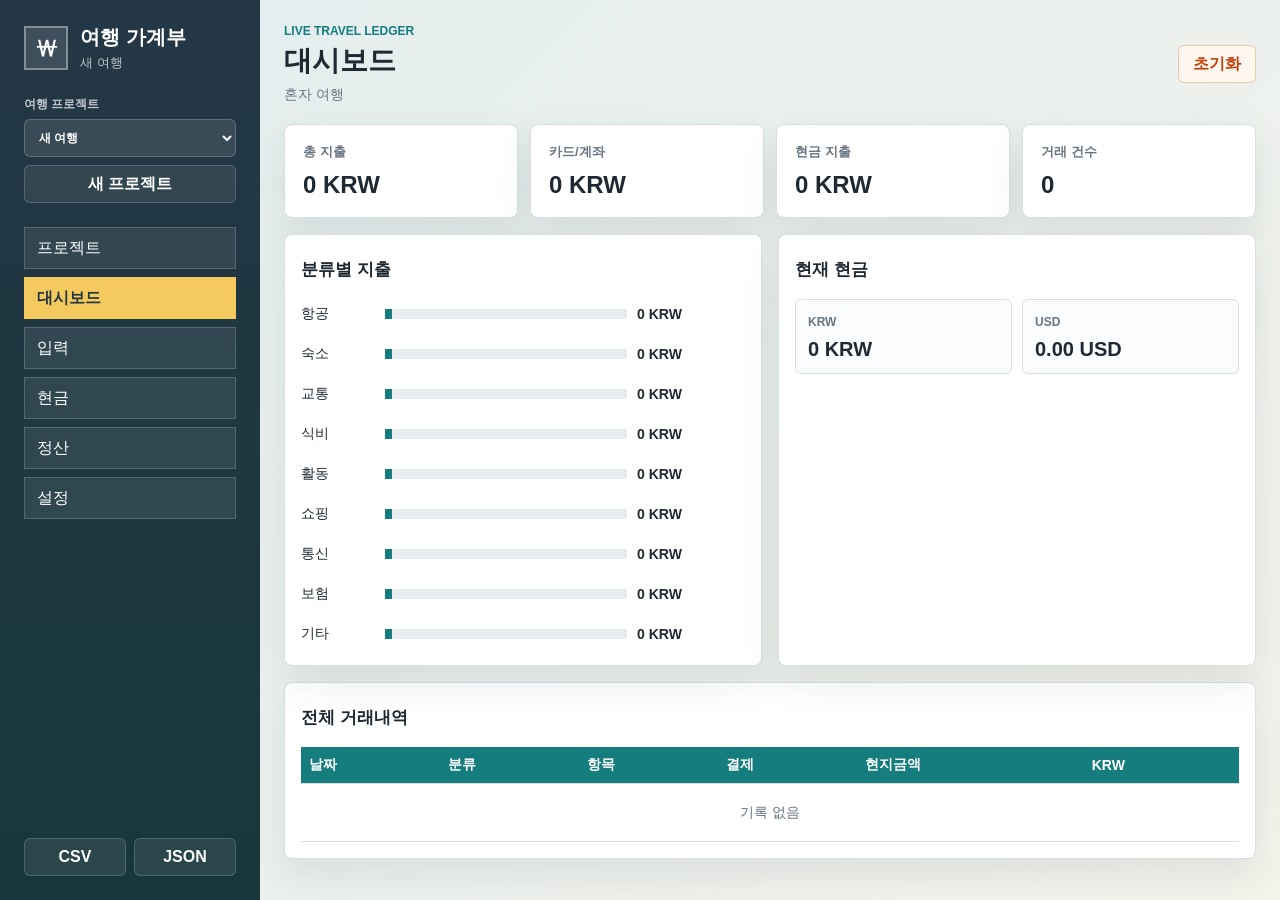
<file: index.html>
<!doctype html>
<html lang="ko">
  <head>
    <meta charset="utf-8" />
    <meta name="viewport" content="width=device-width, initial-scale=1" />
    <title>여행 가계부</title>
    <meta name="theme-color" content="#243746" />
    <meta name="apple-mobile-web-app-capable" content="yes" />
    <meta name="apple-mobile-web-app-title" content="여행 가계부" />
    <meta name="apple-mobile-web-app-status-bar-style" content="black-translucent" />
    <link rel="manifest" href="manifest.webmanifest?v=20260619-sms-import" />
    <link rel="icon" href="icons/icon.svg" type="image/svg+xml" />
    <link rel="apple-touch-icon" href="icons/icon.svg" />
    <link rel="stylesheet" href="styles.css?v=20260619-sms-import" />
  </head>
  <body>
    <div class="app-shell">
      <aside class="sidebar" aria-label="앱 탐색">
        <div class="brand">
          <div class="brand-mark" aria-hidden="true">₩</div>
          <div>
            <h1>여행 가계부</h1>
            <p id="tripNameLabel">Trip Wallet</p>
          </div>
          <button id="toggleChromeButton" class="ghost-button compact-toggle" type="button">추가 메뉴</button>
        </div>
        <div class="project-switcher">
          <label>
            여행 프로젝트
            <select id="projectSelect"></select>
          </label>
          <button id="newProjectButton" class="ghost-button" type="button">새 프로젝트</button>
        </div>
        <nav class="nav-tabs" aria-label="화면">
          <button class="nav-tab" data-view="projects" type="button">프로젝트</button>
          <button class="nav-tab active" data-view="dashboard" type="button">대시보드</button>
          <button class="nav-tab" data-view="entry" type="button">입력</button>
          <button class="nav-tab" data-view="cash" type="button">현금</button>
          <button class="nav-tab" data-view="settlement" type="button">정산</button>
          <button class="nav-tab" data-view="settings" type="button">설정</button>
        </nav>
        <div class="sidebar-actions">
          <button id="exportCsvButton" class="ghost-button" type="button">CSV</button>
          <button id="exportJsonButton" class="ghost-button" type="button">JSON</button>
        </div>
      </aside>

      <main class="workspace">
        <section class="topbar">
          <div>
            <p class="eyebrow">Live travel ledger</p>
            <h2 id="viewTitle">대시보드</h2>
            <p id="tripMetaLabel" class="trip-meta"></p>
          </div>
          <div class="topbar-actions">
            <button id="clearButton" class="danger-button" type="button">초기화</button>
          </div>
        </section>

        <section id="projectsView" class="view">
          <section class="panel">
            <div class="panel-header">
              <h3>여행 프로젝트</h3>
              <button id="newProjectButtonMain" class="primary-button" type="button">새 프로젝트</button>
            </div>
            <div id="projectCards" class="project-grid"></div>
          </section>
        </section>

        <section id="dashboardView" class="view active">
          <div class="kpi-grid">
            <article class="metric">
              <span>총 지출</span>
              <strong id="totalExpense">0 KRW</strong>
            </article>
            <article class="metric">
              <span>카드/계좌</span>
              <strong id="cardExpense">0 KRW</strong>
            </article>
            <article class="metric">
              <span>현금 지출</span>
              <strong id="cashExpense">0 KRW</strong>
            </article>
            <article class="metric">
              <span>거래 건수</span>
              <strong id="transactionCount">0</strong>
            </article>
          </div>

          <div class="dashboard-layout">
            <section class="panel">
              <div class="panel-header">
                <h3>분류별 지출</h3>
              </div>
              <div id="categoryBars" class="bar-list"></div>
            </section>
            <section class="panel">
              <div class="panel-header">
                <h3>현재 현금</h3>
              </div>
              <div id="walletCards" class="wallet-grid"></div>
            </section>
          </div>

          <section class="panel">
            <div class="panel-header">
              <h3>전체 거래내역</h3>
              <span id="lastUpdated" class="muted"></span>
            </div>
            <div class="table-wrap">
              <table>
                <thead>
                  <tr>
                    <th>날짜</th>
                    <th>분류</th>
                    <th>항목</th>
                    <th>결제</th>
                    <th>현지금액</th>
                    <th>KRW</th>
                  </tr>
                </thead>
                <tbody id="recentRows"></tbody>
              </table>
            </div>
          </section>
        </section>

        <section id="entryView" class="view">
          <form id="transactionForm" class="entry-grid">
            <input type="hidden" id="editingId" />
            <div class="form-hint entry-advanced">
              인출은 지갑 현금 증가로 반영됩니다. 이중환전은 빠져나간 통화를 `환전출금`, 받은 통화를 `환전입금`으로 이어서 기록하면 FIFO 원가가 다음 통화로 넘어갑니다.
            </div>
            <label>
              날짜
              <input id="dateInput" type="date" required />
            </label>
            <label>
              거래유형
              <select id="typeInput"></select>
            </label>
            <label>
              분류
              <select id="categoryInput"></select>
            </label>
            <label class="wide">
              항목
              <input id="itemInput" type="text" required />
            </label>
            <label>
              통화
              <select id="currencyInput"></select>
            </label>
            <label>
              현지 금액
              <input id="amountInput" type="number" min="0" step="0.01" required />
            </label>
            <label>
              결제수단
              <select id="methodInput"></select>
            </label>
            <label id="payerField" class="group-only">
              결제자
              <select id="payerInput"></select>
            </label>
            <label class="entry-advanced">
              실제 지출액(KRW)
              <input id="krwInput" type="number" min="0" step="1" />
            </label>
            <label class="entry-advanced">
              적용환율
              <input id="exchangeRateInput" type="number" min="0" step="0.0001" placeholder="1 현지통화 = KRW" />
            </label>
            <label class="wide entry-advanced">
              비고
              <input id="noteInput" type="text" />
            </label>
            <fieldset id="weightsField" class="weights-box group-only entry-advanced">
              <legend>사용 가중치</legend>
              <div id="weightInputs" class="weights-grid"></div>
            </fieldset>
            <div class="form-actions">
              <button class="secondary-button" id="toggleAdvancedButton" type="button">상세 입력</button>
              <button class="secondary-button" id="cancelEditButton" type="button">취소</button>
              <button class="primary-button" type="submit">저장</button>
            </div>
          </form>

          <section class="panel sms-import-panel">
            <div class="panel-header">
              <h3>카드 문자 가져오기</h3>
              <button id="importSmsButton" class="secondary-button" type="button">가져오기</button>
            </div>
            <textarea
              id="smsImportText"
              class="sms-import-text"
              rows="6"
              placeholder="[카드사] 승인 12,300원 06/19 14:22 스타벅스&#10;문자를 하나 또는 여러 개 복사해서 붙여넣으면 카드 지출로 추가됩니다."
            ></textarea>
            <p id="smsImportResult" class="muted sms-import-result"></p>
          </section>

          <section class="panel">
            <div class="panel-header">
              <h3>거래 내역</h3>
              <div class="filter-row">
                <select id="filterCategory"></select>
                <select id="filterMethod"></select>
              </div>
            </div>
            <div class="table-wrap">
              <table>
                <thead>
                  <tr>
                    <th>날짜</th>
                    <th>유형</th>
                    <th>분류</th>
                    <th>항목</th>
                    <th class="group-only">결제자</th>
                    <th class="group-only">사용자</th>
                    <th>결제수단</th>
                    <th>현지금액</th>
                    <th>적용환율</th>
                    <th>KRW</th>
                    <th></th>
                  </tr>
                </thead>
                <tbody id="transactionRows"></tbody>
              </table>
            </div>
          </section>
        </section>

        <section id="cashView" class="view">
          <div class="dashboard-layout">
            <section class="panel">
              <div class="panel-header">
                <h3>통화별 잔액</h3>
              </div>
              <div id="cashBalanceRows" class="cash-list"></div>
            </section>
            <section class="panel">
              <div class="panel-header">
                <h3>일자별 현금</h3>
                <input id="cashDateInput" type="date" />
              </div>
              <div id="dailyCashRows" class="cash-list"></div>
            </section>
          </div>
        </section>

        <section id="settlementView" class="view">
          <section class="panel">
            <div class="panel-header">
              <h3>개인별 정산</h3>
            </div>
            <div id="settlementRows" class="settlement-list"></div>
          </section>
        </section>

        <section id="settingsView" class="view">
          <div class="settings-grid">
            <section class="panel">
              <div class="panel-header">
                <h3>여행</h3>
              </div>
              <label>
                여행명
                <input id="tripNameInput" type="text" />
              </label>
              <label>
                여행지역(복수 가능)
                <input id="tripRegionsInput" type="text" placeholder="예: 콜롬비아, 파나마, 미국" />
              </label>
              <div class="two-col">
                <label>
                  시작일
                  <input id="tripStartInput" type="date" />
                </label>
                <label>
                  종료일
                  <input id="tripEndInput" type="date" />
                </label>
              </div>
              <label>
                정산 기준 통화
                <input id="homeCurrencyInput" type="text" maxlength="3" />
              </label>
              <div class="two-col">
                <label>
                  여행형태
                  <select id="travelModeInput">
                    <option value="solo">혼자</option>
                    <option value="group">동행 있음</option>
                  </select>
                </label>
                <label id="participantCountField" class="group-only">
                  인원수
                  <input id="participantCountInput" type="number" min="1" max="20" />
                </label>
              </div>
              <button id="saveTripButton" class="primary-button" type="button">저장</button>
            </section>

            <section class="panel">
              <div class="panel-header">
                <h3>통화</h3>
              </div>
              <div id="currencySettings" class="settings-list"></div>
              <div class="settings-actions">
                <button id="addCurrencyButton" class="secondary-button" type="button">통화 추가</button>
                <button id="saveCurrencyButton" class="primary-button" type="button">통화 저장</button>
              </div>
            </section>

            <section class="panel">
              <div class="panel-header">
                <h3>참가자</h3>
              </div>
              <div id="participantSettings" class="settings-list"></div>
              <div class="settings-actions">
                <button id="addParticipantButton" class="secondary-button" type="button">참가자 추가</button>
                <button id="saveParticipantButton" class="primary-button" type="button">참가자 저장</button>
              </div>
            </section>

            <section class="panel">
              <div class="panel-header">
                <h3>분류</h3>
              </div>
              <div id="categorySettings" class="chip-editor"></div>
              <div class="inline-add">
                <input id="newCategoryInput" type="text" />
                <button id="addCategoryButton" class="secondary-button" type="button">추가</button>
              </div>
              <button id="saveCategoryButton" class="primary-button full-button" type="button">분류 저장</button>
            </section>
          </div>
        </section>
      </main>
    </div>

    <template id="emptyRowTemplate">
      <tr>
        <td colspan="9" class="empty-state">기록 없음</td>
      </tr>
    </template>

    <script src="app.js?v=20260619-sms-import"></script>
  </body>
</html>
</file>
<file: styles.css>
:root {
  --ink: #1f2933;
  --muted: #687582;
  --line: #d6dee6;
  --surface: #f4f7f8;
  --panel: #ffffff;
  --navy: #243746;
  --teal: #167d7f;
  --mint: #d9f0ec;
  --gold: #f4c95d;
  --coral: #e76f51;
  --green: #2f855a;
  --red: #c2410c;
  --shadow: 0 16px 38px rgba(36, 55, 70, 0.1);
  color-scheme: light;
}

* {
  box-sizing: border-box;
}

body {
  margin: 0;
  min-height: 100vh;
  font-family: "Segoe UI", "Apple SD Gothic Neo", "Noto Sans KR", Arial, sans-serif;
  color: var(--ink);
  background:
    linear-gradient(135deg, rgba(22, 125, 127, 0.08), rgba(244, 201, 93, 0.08)),
    var(--surface);
}

button,
input,
select,
textarea {
  font: inherit;
}

button {
  cursor: pointer;
}

.app-shell {
  display: grid;
  grid-template-columns: 260px minmax(0, 1fr);
  min-height: 100vh;
}

.sidebar {
  position: sticky;
  top: 0;
  display: flex;
  flex-direction: column;
  gap: 24px;
  height: 100vh;
  padding: 24px;
  color: #fff;
  background:
    linear-gradient(180deg, rgba(36, 55, 70, 0.95), rgba(23, 55, 58, 0.96)),
    var(--navy);
}

.brand {
  display: flex;
  align-items: center;
  gap: 12px;
}

.brand-mark {
  display: grid;
  width: 44px;
  height: 44px;
  place-items: center;
  border: 2px solid rgba(255, 255, 255, 0.36);
  background: rgba(255, 255, 255, 0.12);
  font-size: 22px;
  font-weight: 800;
}

.brand h1 {
  margin: 0;
  font-size: 20px;
  letter-spacing: 0;
}

.brand p {
  margin: 3px 0 0;
  color: rgba(255, 255, 255, 0.7);
  font-size: 13px;
}

.compact-toggle {
  display: none;
  margin-left: auto;
  min-height: 34px;
  padding: 0 10px;
  white-space: nowrap;
}

.nav-tabs {
  display: grid;
  gap: 8px;
}

.project-switcher {
  display: grid;
  gap: 8px;
}

.project-switcher label {
  color: rgba(255, 255, 255, 0.72);
}

.project-switcher select {
  border-color: rgba(255, 255, 255, 0.2);
  color: #fff;
  background: rgba(255, 255, 255, 0.1);
}

.project-switcher option {
  color: var(--ink);
}

.nav-tab,
.ghost-button {
  border: 1px solid rgba(255, 255, 255, 0.18);
  color: #fff;
  background: rgba(255, 255, 255, 0.08);
}

.nav-tab {
  min-height: 42px;
  padding: 0 12px;
  text-align: left;
}

.nav-tab.active {
  border-color: transparent;
  color: var(--navy);
  background: var(--gold);
  font-weight: 700;
}

.sidebar-actions {
  display: grid;
  grid-template-columns: 1fr 1fr;
  gap: 8px;
  margin-top: auto;
}

.ghost-button,
.primary-button,
.secondary-button,
.danger-button {
  min-height: 38px;
  border-radius: 6px;
  padding: 0 14px;
  font-weight: 700;
}

.primary-button {
  border: 1px solid var(--teal);
  color: #fff;
  background: var(--teal);
}

.secondary-button {
  border: 1px solid var(--line);
  color: var(--ink);
  background: #fff;
}

.danger-button {
  border: 1px solid rgba(194, 65, 12, 0.28);
  color: var(--red);
  background: #fff7ed;
}

.workspace {
  min-width: 0;
  padding: 24px;
}

.topbar {
  display: flex;
  align-items: center;
  justify-content: space-between;
  gap: 16px;
  margin-bottom: 20px;
}

.eyebrow {
  margin: 0 0 4px;
  color: var(--teal);
  font-size: 12px;
  font-weight: 800;
  text-transform: uppercase;
}

.topbar h2 {
  margin: 0;
  font-size: 28px;
}

.trip-meta {
  margin: 6px 0 0;
  color: var(--muted);
  font-size: 14px;
}

.topbar-actions,
.form-actions,
.filter-row,
.inline-add,
.settings-actions {
  display: flex;
  align-items: center;
  gap: 8px;
}

.settings-actions {
  margin-top: 10px;
}

.settings-actions button {
  flex: 1;
}

.full-button {
  width: 100%;
  margin-top: 10px;
}

.view {
  display: none;
}

.view.active {
  display: block;
}

.is-solo .group-only {
  display: none !important;
}

.entry-advanced {
  display: none;
}

.show-advanced-entry .entry-advanced {
  display: grid;
}

.show-advanced-entry .form-hint {
  display: block;
}

.kpi-grid {
  display: grid;
  grid-template-columns: repeat(4, minmax(0, 1fr));
  gap: 12px;
  margin-bottom: 16px;
}

.metric,
.panel {
  border: 1px solid var(--line);
  border-radius: 8px;
  background: var(--panel);
  box-shadow: var(--shadow);
}

.metric {
  min-height: 94px;
  padding: 18px;
}

.metric span {
  display: block;
  color: var(--muted);
  font-size: 13px;
  font-weight: 700;
}

.metric strong {
  display: block;
  margin-top: 10px;
  font-size: 24px;
}

.dashboard-layout,
.settings-grid {
  display: grid;
  grid-template-columns: minmax(0, 1fr) minmax(0, 1fr);
  gap: 16px;
  margin-bottom: 16px;
}

.panel {
  padding: 16px;
}

.panel-header {
  display: flex;
  align-items: center;
  justify-content: space-between;
  gap: 12px;
  min-height: 36px;
  margin-bottom: 12px;
}

.panel-header h3 {
  margin: 0;
  font-size: 17px;
}

.muted {
  color: var(--muted);
  font-size: 13px;
}

.bar-list,
.cash-list,
.settlement-list,
.settings-list {
  display: grid;
  gap: 10px;
}

.bar-row {
  display: grid;
  grid-template-columns: 74px minmax(0, 1fr) 108px;
  align-items: center;
  gap: 10px;
  min-height: 30px;
  font-size: 14px;
}

.bar-track {
  height: 10px;
  overflow: hidden;
  background: #e7ecef;
}

.bar-fill {
  height: 100%;
  background: var(--teal);
}

.wallet-grid {
  display: grid;
  grid-template-columns: repeat(2, minmax(0, 1fr));
  gap: 10px;
}

.project-grid {
  display: grid;
  grid-template-columns: repeat(3, minmax(0, 1fr));
  gap: 12px;
}

.project-card {
  display: grid;
  gap: 14px;
  min-height: 190px;
  border: 1px solid var(--line);
  border-radius: 8px;
  padding: 16px;
  background: #fbfcfd;
}

.project-card-top {
  display: flex;
  align-items: center;
  justify-content: space-between;
  gap: 8px;
}

.project-card.active {
  border-color: var(--teal);
  box-shadow: inset 0 0 0 2px rgba(22, 125, 127, 0.14);
}

.project-pill {
  display: inline-flex;
  align-items: center;
  min-height: 24px;
  border-radius: 999px;
  padding: 0 9px;
  color: var(--teal);
  background: var(--mint);
  font-size: 12px;
  font-weight: 800;
}

.compact-button {
  min-height: 30px;
  padding: 0 10px;
}

.project-card-main strong {
  display: block;
  margin-top: 10px;
  font-size: 19px;
}

.project-card-main p {
  margin: 7px 0 4px;
  color: var(--ink);
}

.project-card-main small {
  color: var(--muted);
}

.project-card-stats {
  display: flex;
  justify-content: space-between;
  gap: 8px;
  color: var(--muted);
  font-size: 13px;
  font-weight: 800;
}

.project-card-actions {
  display: grid;
  grid-template-columns: 1fr;
  gap: 8px;
}

.wallet-card,
.cash-row,
.settlement-row,
.settings-row {
  border: 1px solid var(--line);
  border-radius: 6px;
  background: #fbfcfd;
}

.wallet-card {
  padding: 12px;
}

.wallet-card span,
.settlement-row span {
  color: var(--muted);
  font-size: 12px;
  font-weight: 700;
}

.wallet-card strong {
  display: block;
  margin-top: 8px;
  font-size: 20px;
}

.table-wrap {
  overflow-x: auto;
}

table {
  width: 100%;
  border-collapse: collapse;
  font-size: 14px;
}

th,
td {
  border-bottom: 1px solid var(--line);
  padding: 9px 8px;
  text-align: left;
  white-space: nowrap;
}

th {
  color: #fff;
  background: var(--teal);
  font-weight: 800;
}

td.numeric,
th.numeric {
  text-align: right;
}

.empty-state {
  height: 58px;
  color: var(--muted);
  text-align: center;
}

.entry-grid {
  display: grid;
  grid-template-columns: repeat(4, minmax(0, 1fr));
  gap: 12px;
  margin-bottom: 16px;
  padding: 16px;
  border: 1px solid var(--line);
  border-radius: 8px;
  background: #fff;
  box-shadow: var(--shadow);
}

.form-hint {
  grid-column: 1 / -1;
  border: 1px solid rgba(22, 125, 127, 0.24);
  border-radius: 6px;
  padding: 10px 12px;
  color: var(--ink);
  background: var(--mint);
  font-size: 13px;
  line-height: 1.45;
}

label {
  display: grid;
  gap: 6px;
  color: var(--muted);
  font-size: 12px;
  font-weight: 800;
}

input,
select,
textarea {
  width: 100%;
  min-height: 38px;
  border: 1px solid var(--line);
  border-radius: 6px;
  padding: 0 10px;
  color: var(--ink);
  background: #fff;
}

textarea {
  min-height: 130px;
  padding: 10px;
  line-height: 1.45;
  resize: vertical;
}

.sms-import-panel {
  margin-bottom: 16px;
}

.sms-import-text {
  font-size: 14px;
}

.sms-import-result {
  min-height: 18px;
  margin: 10px 0 0;
}

.wide {
  grid-column: span 2;
}

.weights-box {
  grid-column: 1 / -1;
  margin: 0;
  border: 1px solid var(--line);
  border-radius: 8px;
  padding: 12px;
}

.weights-box legend {
  padding: 0 6px;
  color: var(--muted);
  font-size: 12px;
  font-weight: 800;
}

.weights-grid {
  display: grid;
  grid-template-columns: repeat(4, minmax(0, 1fr));
  gap: 10px;
}

.form-actions {
  grid-column: 1 / -1;
  justify-content: flex-end;
}

.cash-row,
.settlement-row,
.settings-row {
  display: grid;
  grid-template-columns: 1fr auto;
  align-items: center;
  gap: 12px;
  min-height: 52px;
  padding: 12px;
}

.cash-row strong,
.settlement-row strong {
  font-size: 18px;
}

.positive {
  color: var(--green);
}

.negative {
  color: var(--red);
}

.settlement-row {
  grid-template-columns: 120px repeat(3, minmax(0, 1fr));
}

.settings-grid {
  align-items: start;
}

.two-col {
  display: grid;
  grid-template-columns: repeat(2, minmax(0, 1fr));
  gap: 10px;
}

.settings-row {
  grid-template-columns: 1fr;
  gap: 8px;
}

.mobile-field-label {
  display: grid;
  gap: 5px;
}

.mobile-field-label span {
  display: block;
  color: var(--muted);
  font-size: 12px;
  font-weight: 800;
}

.settings-header {
  display: none;
}

.settings-row .icon-button {
  width: 100%;
}

.participant-row {
  grid-template-columns: minmax(0, 1fr) 34px;
}

.icon-button {
  min-width: 34px;
  min-height: 34px;
  border: 1px solid var(--line);
  border-radius: 6px;
  background: #fff;
}

.chip-editor {
  display: flex;
  flex-wrap: wrap;
  gap: 8px;
  margin-bottom: 12px;
}

.chip {
  display: inline-flex;
  align-items: center;
  gap: 8px;
  min-height: 32px;
  border: 1px solid var(--line);
  border-radius: 999px;
  padding: 0 10px;
  background: #fbfcfd;
}

.chip button {
  border: 0;
  color: var(--muted);
  background: transparent;
}

.row-actions {
  display: flex;
  gap: 6px;
  justify-content: flex-end;
}

@media (max-width: 1020px) {
  .app-shell {
    grid-template-columns: 1fr;
  }

  .sidebar {
    position: static;
    height: auto;
  }

  .nav-tabs {
    grid-template-columns: repeat(6, minmax(0, 1fr));
  }

  .nav-tab {
    text-align: center;
  }

  .kpi-grid,
  .dashboard-layout,
  .settings-grid,
  .project-grid {
    grid-template-columns: repeat(2, minmax(0, 1fr));
  }

  .entry-grid {
    grid-template-columns: repeat(2, minmax(0, 1fr));
  }
}

@media (max-width: 680px) {
  .workspace {
    padding: 16px;
  }

  .compact-toggle {
    display: inline-flex;
    align-items: center;
  }

  .sidebar {
    gap: 14px;
    padding: 14px;
  }

  .brand-mark {
    width: 36px;
    height: 36px;
    font-size: 18px;
  }

  .brand h1 {
    font-size: 17px;
  }

  .nav-tabs {
    display: flex !important;
    gap: 6px;
    width: 100%;
    overflow-x: auto;
    padding-bottom: 2px;
    scrollbar-width: none;
  }

  .nav-tabs::-webkit-scrollbar {
    display: none;
  }

  .nav-tab {
    flex: 0 0 auto;
    min-height: 36px;
    padding: 0 10px;
    font-size: 13px;
  }

  .compact-chrome .project-switcher,
  .compact-chrome .sidebar-actions,
  .compact-chrome .topbar-actions,
  .compact-chrome .eyebrow,
  .compact-chrome .trip-meta,
  .compact-chrome .brand p {
    display: none;
  }

  .compact-chrome .nav-tabs {
    display: flex !important;
    visibility: visible;
    margin-top: 10px;
    max-height: none;
    opacity: 1;
  }

  .compact-chrome .sidebar {
    position: sticky;
    top: 0;
    z-index: 20;
    padding: 10px 12px;
    gap: 0;
  }

  .compact-chrome .workspace {
    padding-top: 8px;
  }

  .compact-chrome .topbar {
    display: none;
  }

  .compact-chrome .brand {
    gap: 8px;
  }

  .compact-chrome .brand h1 {
    max-width: 150px;
    overflow: hidden;
    text-overflow: ellipsis;
    white-space: nowrap;
  }

  .topbar {
    align-items: flex-start;
    flex-direction: column;
  }

  .nav-tabs,
  .kpi-grid,
  .dashboard-layout,
  .settings-grid,
  .project-grid,
  .entry-grid,
  .two-col,
  .weights-grid,
  .wallet-grid {
    grid-template-columns: 1fr;
  }

  .wide {
    grid-column: auto;
  }

  .settlement-row {
    grid-template-columns: 1fr;
  }

  .settings-row {
    grid-template-columns: 1fr;
    gap: 8px;
  }

  .mobile-field-label {
    display: grid;
    gap: 5px;
  }

  .mobile-field-label span {
    display: block;
    color: var(--muted);
    font-size: 12px;
    font-weight: 800;
  }

  .settings-header {
    display: none;
  }

  .settings-row .icon-button {
    width: 100%;
  }

  .participant-row {
    grid-template-columns: 1fr;
  }
}
</file>
